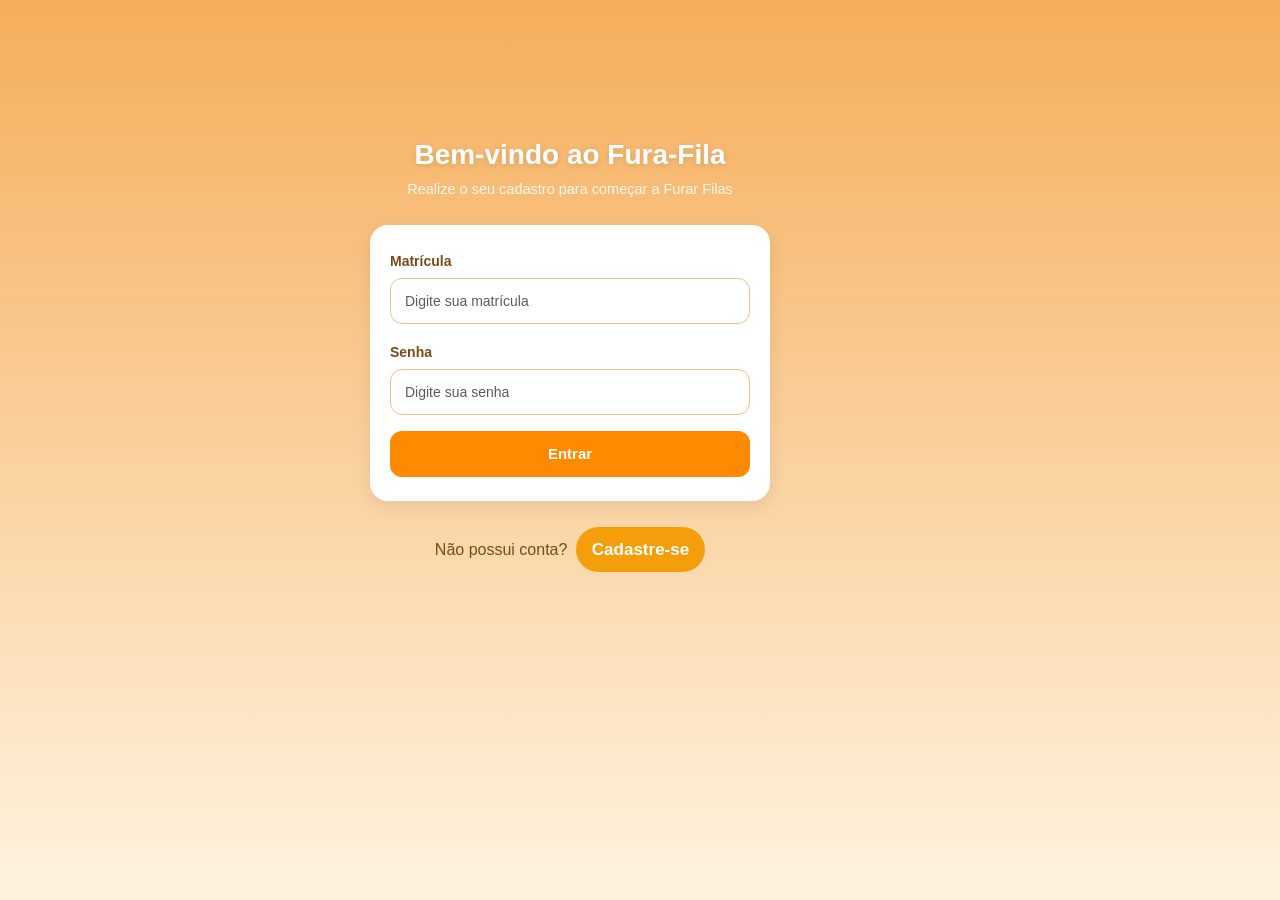
<file: index.html>
<!DOCTYPE html>
<html lang="pt-br">
<head>
    <meta charset="UTF-8">
    <meta name="viewport" content="width=device-width, initial-scale=1.0">
    <title>redirect</title>
</head>
<body>
    <script>
        window.location.href = "./public/index.html";
    </script>
</body>
</html>
</file>
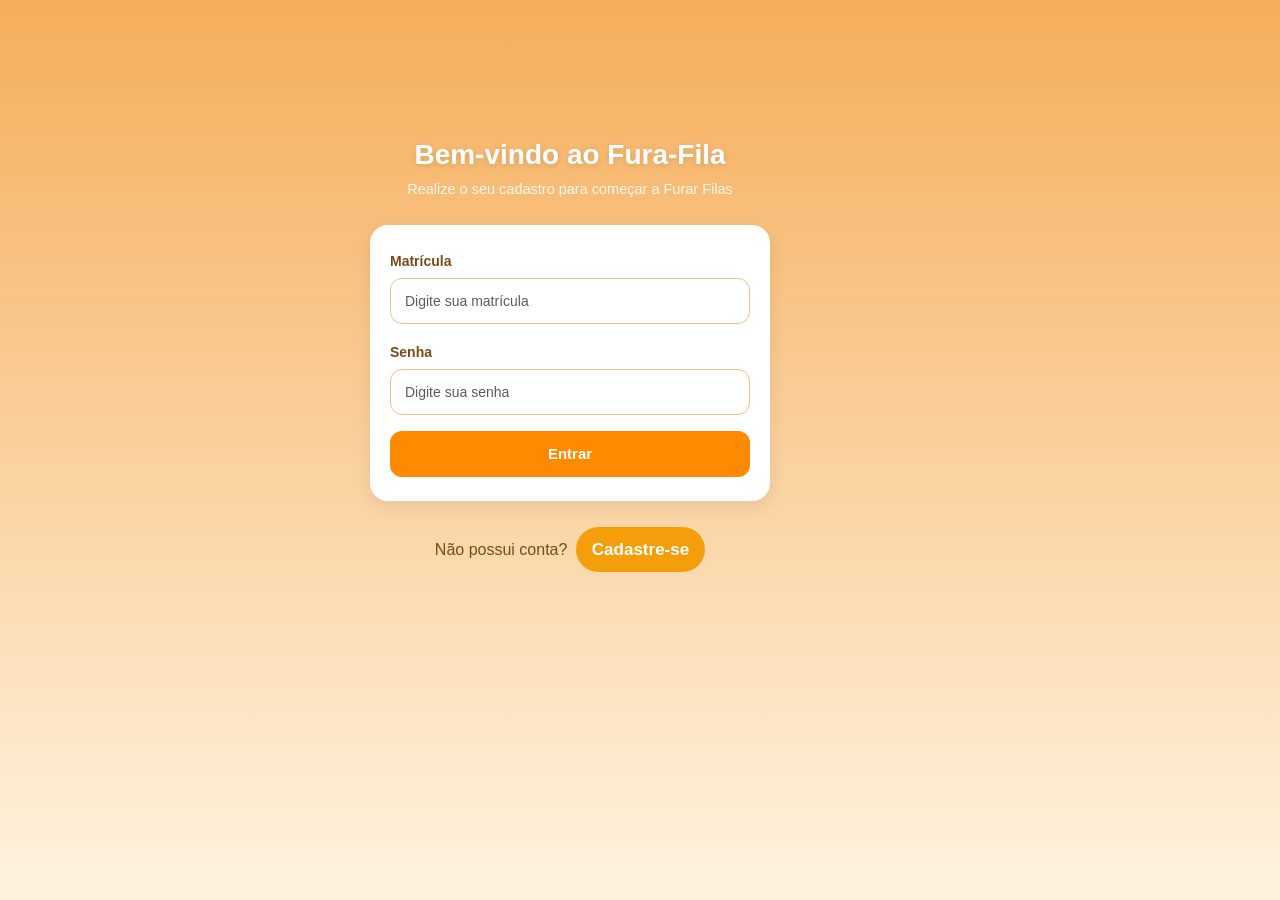
<file: main/index.html>
<!DOCTYPE html>
<html lang="pt-BR">

<head>
    <meta charset="UTF-8">
    <meta name="viewport" content="width=device-width, initial-scale=1.0">
    <title>Fura-Fila</title>

    <link href="https://cdn.jsdelivr.net/npm/bootstrap@5.3.3/dist/css/bootstrap.min.css" rel="stylesheet">
    <link rel="stylesheet" href="https://cdn.jsdelivr.net/npm/bootstrap-icons@1.11.3/font/bootstrap-icons.min.css">
    <link rel="stylesheet" href="./styles/main/nav-bar.css">
    <link rel="stylesheet" href="./styles/main/sections.css">
    <link rel="stylesheet" href="./styles/pages/cardapio.css">
    <link rel="stylesheet" href="./styles/pages/carrinho.css">
    <link rel="stylesheet" href="./styles/pages/two.css">
</head>

<body>
    <nav class="student-navbar">
        <div class="container-fluid px-2">
            <div class="student-info text-center">
                <div class="info-inline">
                    <span class="info-label">Aluno:</span>
                    <span class="info-value" id="student-name">Carregando...</span>
                    <span class="info-separator">|</span>
                    <span class="info-label">Matrícula:</span>
                    <span class="info-value" id="student-matricula">Carregando...</span>
                </div>
            </div>
        </div>

        <div class="student-menu d-flex justify-content-center align-items-center gap-2 mt-2">
            <a class="menu-btn" href="#" data-page="cardapio">
                <i class="bi bi-journal-text"></i>
                <span>Cardápio</span>
            </a>

            <a class="menu-btn" href="#" data-page="carrinho">
                <i class="bi bi-cart3"></i>
                <span>Carrinho</span>
            </a>

            <a class="menu-btn" href="#" data-page="pedidos">
                <i class="bi bi-bag-check"></i>
                <span>Pedidos</span>
            </a>

            <a class="menu-btn" href="#" onclick="sair()">
                <i class="bi bi-box-arrow-right"></i>
                <span>Sair</span>
            </a>
        </div>
    </nav>

    <main class="p-3 d-flex flex-column gap-3">
        <section id="cardapio" class="page-section">
            <div class="section-header">Cardápio</div>
            <hr>
            <div class="section-content cart-content overflow-y-auto">
                <div class="table-responsive">
                    <table class="table cart-table align-middle mb-0">
                        <thead>
                            <tr>
                                <th scope="col">Lanche</th>
                                <th scope="col" class="text-center">Disponível</th>
                                <th scope="col" class="text-center">Qtd</th>
                                <th scope="col" class="text-center">Valor</th>
                                <th scope="col" class="text-end">Total</th>
                            </tr>
                        </thead>
                        <tbody></tbody>
                    </table>
                </div>

                <div class="cardapio-acoes mt-3">
                    <button type="button" class="btn btn-primary w-100" id="btn-adicionar-cardapio">
                        Adicionar ao carrinho
                    </button>
                </div>
            </div>
        </section>

        <section id="carrinho" class="page-section">
            <div class="section-header">Carrinho</div>
            <hr>
            <div class="section-content cart-section overflow-y-auto">
                <div class="table-responsive">
                    <table class="table cart-table align-middle mb-0">
                        <thead>
                            <tr>
                                <th scope="col">Lanche</th>
                                <th scope="col" class="text-center">Qtd</th>
                                <th scope="col" class="text-center">Valor unit.</th>
                                <th scope="col" class="text-end">Subtotal</th>
                            </tr>
                        </thead>
                        <tbody></tbody>
                    </table>
                </div>

                <template id="pagamento-template">
                    <div class="pagamento-box mt-3">
                        <div class="pagamento-header">
                            <span class="pagamento-title">Pagamento</span>
                        </div>

                        <div class="pagamento-opcoes mt-3">
                            <label class="pagamento-opcao">
                                <input type="radio" name="forma_pagamento" value="Dinheiro" checked>
                                <span>Dinheiro</span>
                            </label>

                            <label class="pagamento-opcao">
                                <input type="radio" name="forma_pagamento" value="Pix">
                                <span>Pix</span>
                            </label>
                        </div>

                        <div class="carrinho-resumo mt-3">
                            <div class="resumo-linha">
                                <span>Total geral</span>
                                <strong id="total-geral-carrinho">R$ 0,00</strong>
                            </div>
                        </div>

                        <button type="button" class="btn btn-primary w-100 mt-3" id="btn-finalizar-pedido">
                            Finalizar pedido
                        </button>
                    </div>
                </template>

                <div id="pagamento-container"></div>
            </div>
        </section>

        <section id="pedidos" class="page-section">
            <div class="section-header">Pedidos</div>
            <hr>

            <div class="section-content pedidos-content">
                <div class="pedidos-list"></div>

                <div id="pedido-detalhe" class="pedido-detalhe mt-3" style="display: none;">
                    <div class="pedido-card">
                        <div class="pedido-main">
                            <span id="detalhe-id" class="pedido-id"></span>
                            <span id="detalhe-status" class="pedido-status"></span>
                        </div>

                        <div class="pedido-info">
                            <span id="detalhe-total" class="pedido-total"></span>
                        </div>
                    </div>

                    <div class="pedido-extra mt-2 p-3">
                        <p class="mb-1"><strong>Quantidade:</strong> <span id="detalhe-quantidade"></span></p>
                        <p class="mb-1"><strong>Pagamento:</strong> <span id="detalhe-pagamento"></span></p>
                        <p class="mb-0"><strong>Criado em:</strong> <span id="detalhe-data"></span></p>
                    </div>
                </div>
            </div>
        </section>

        <template id="ticket">
            <a href="#" class="pedido-card">
                <div class="pedido-main">
                    <span class="pedido-id"></span>
                    <span class="pedido-status"></span>
                </div>

                <div class="pedido-info">
                    <span class="pedido-total"></span>
                    <i class="bi bi-chevron-right"></i>
                </div>
            </a>
        </template>
    </main>

    <script src="https://cdn.jsdelivr.net/npm/bootstrap@5.3.3/dist/js/bootstrap.bundle.min.js"></script>

    <script src="./scripts/auth.js"></script>
    <script src="./scripts/api.js"></script>
    <script src="./scripts/render.js"></script>
    <script src="./scripts/nav.js"></script>
</body>

</html>
</file>
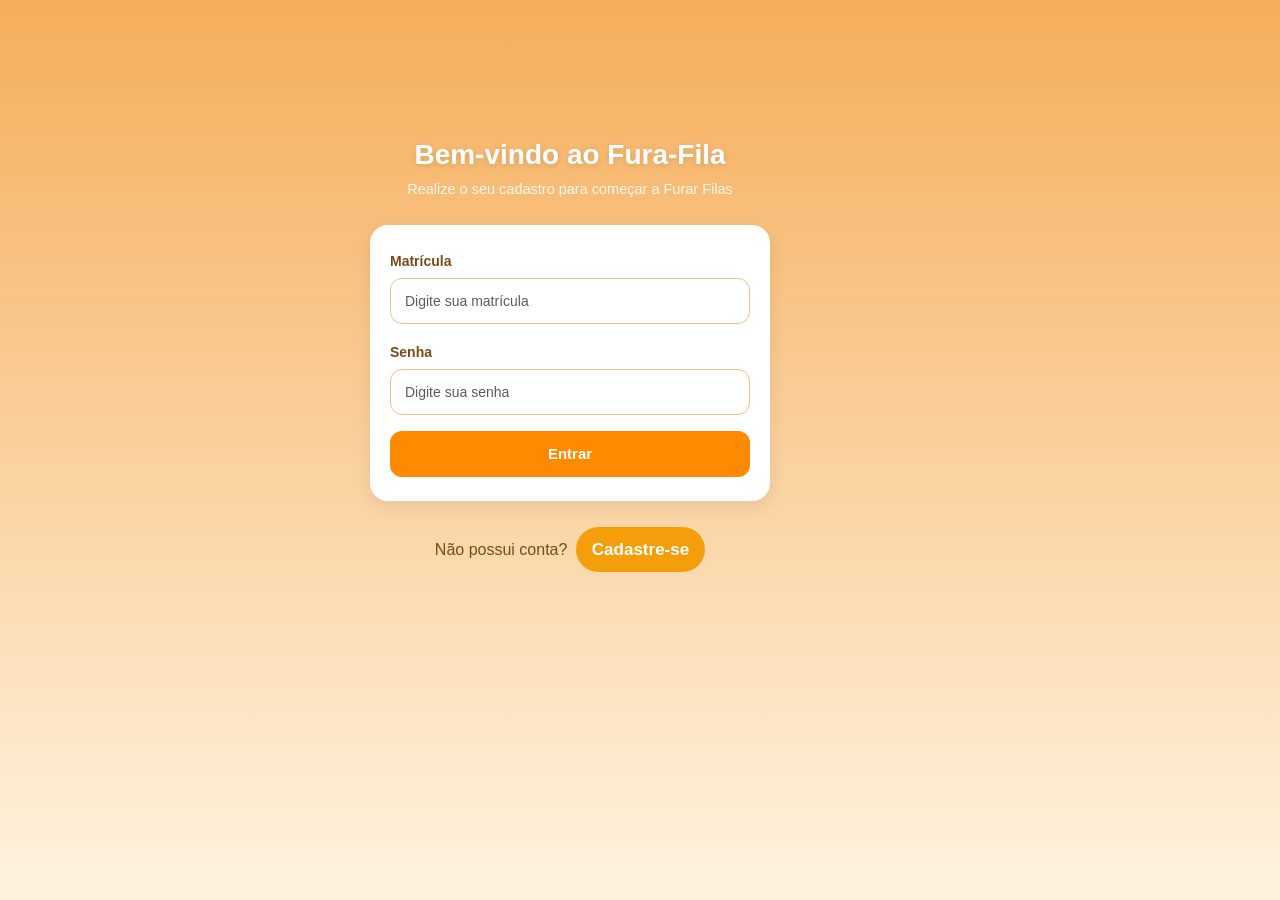
<file: public/index.html>
<!DOCTYPE html>
<html lang="pt-br">

<head>
    <meta charset="UTF-8">
    <meta name="viewport" content="width=device-width, initial-scale=1.0">

    <link href="https://cdn.jsdelivr.net/npm/bootstrap@5.3.3/dist/css/bootstrap.min.css" rel="stylesheet">
    <link rel="stylesheet" href="https://cdn.jsdelivr.net/npm/bootstrap-icons@1.11.3/font/bootstrap-icons.min.css">
    <link rel="stylesheet" href="./styles/main.css">

    <title>Login</title>
</head>

<body>

    <div class="container login-page d-flex flex-column justify-content-center align-items-center vh-100">
        <div class="login-box w-100">
            <div class="login-brand text-center mb-4">
                <h1 class="login-title mb-2">Bem-vindo ao Fura-Fila</h1>
                <p class="login-subtitle mb-0">Realize o seu cadastro para começar a Furar Filas</p>
            </div>

            <form class="login-form w-100">
                <div class="boxing mb-3">
                    <label for="matricula" class="form-label">Matrícula</label>
                    <input type="text" class="form-control" id="matricula" placeholder="Digite sua matrícula" required>
                </div>

                <div class="mb-3">
                    <label for="senha" class="form-label">Senha</label>
                    <br>
                    <input type="password" class="form-control" id="senha" placeholder="Digite sua senha" required>
                </div>

                <button type="submit" class="btn btn-primary w-100">Entrar</button>
            </form>

            <div class="register-link text-center mt-3">
                <span>Não possui conta?</span>
                <button type="button" class="register-link-button ms-1" onclick="cadastro()">
                    Cadastre-se
                </button>
            </div>
        </div>
    </div>

    <script src="https://cdn.jsdelivr.net/npm/bootstrap@5.3.3/dist/js/bootstrap.bundle.min.js"></script>
    <script>
        async function cadastro() {
            await new Promise(resolve => setTimeout(resolve, 400));
            window.location.href = 'https://6sixfrosty.github.io/Fura-fila/public/cadastro.html';
        }
    </script>
    <script src="./scripts/login.js"></script>
</body>

</html>
</file>
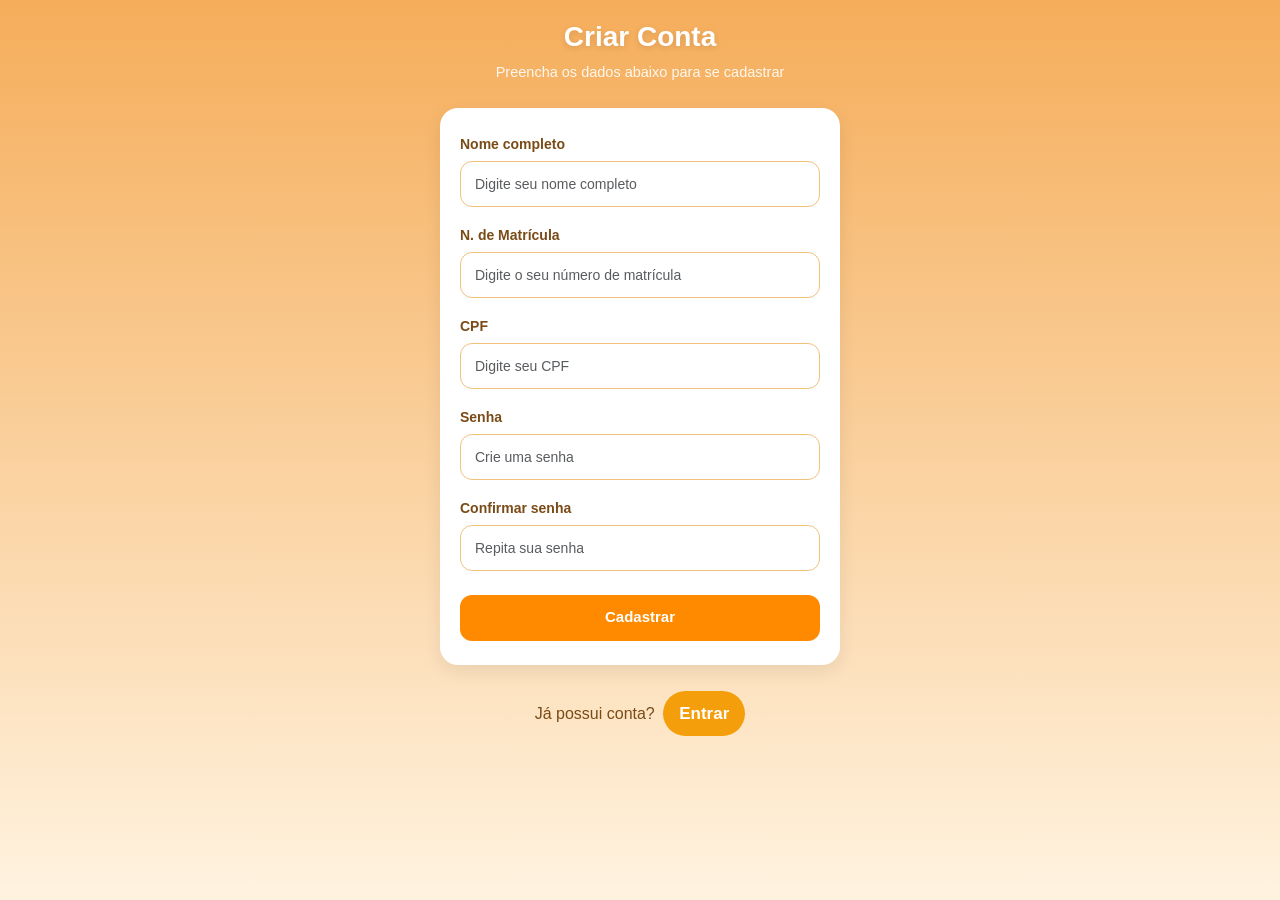
<file: public/cadastro.html>
<!DOCTYPE html>
<html lang="pt-br">

<head>
    <meta charset="UTF-8">
    <meta name="viewport" content="width=device-width, initial-scale=1.0">

    <link href="https://cdn.jsdelivr.net/npm/bootstrap@5.3.3/dist/css/bootstrap.min.css" rel="stylesheet">
    <link rel="stylesheet" href="https://cdn.jsdelivr.net/npm/bootstrap-icons@1.11.3/font/bootstrap-icons.min.css">
    <link rel="stylesheet" href="./styles/cadastro.css">

    <title>Cadastro</title>
</head>

<body>

    <div class="container cadastro-page d-flex flex-column justify-content-center align-items-center vh-100">
        <div class="cadastro-box w-100">
            <div class="cadastro-brand text-center mb-4">
                <h1 class="cadastro-title mb-2">Criar Conta</h1>
                <p class="cadastro-subtitle mb-0">Preencha os dados abaixo para se cadastrar</p>
            </div>

            <form class="cadastro-form w-100">
                <div class="mb-3">
                    <label for="nome" class="form-label">Nome completo</label>
                    <input type="text" class="form-control" id="nome" placeholder="Digite seu nome completo" required>
                </div>

                <div class="mb-3">
                    <label for="matricula" class="form-label">N. de Matrícula</label>
                    <input type="text" class="form-control" id="matricula" placeholder="Digite o seu número de matrícula" required>
                </div>

                <div class="mb-3">
                    <label for="matricula" class="form-label">CPF</label>
                    <input type="text" class="form-control" id="matricula" placeholder="Digite seu CPF" required>
                </div>
                
                <div class="mb-3">
                    <label for="senha" class="form-label">Senha</label>
                    <input type="password" class="form-control" id="senha" placeholder="Crie uma senha" required>
                </div>

                <div class="mb-4">
                    <label for="confirmar-senha" class="form-label">Confirmar senha</label>
                    <input type="password" class="form-control" id="confirmar-senha" placeholder="Repita sua senha"
                        required>
                </div>

                <button type="submit" class="btn btn-primary w-100">Cadastrar</button>
            </form>

            <div class="login-link text-center mt-3">
                <span>Já possui conta?</span>
                <button type="button" class="login-link-button ms-1" onclick="voltarLogin()">
                    Entrar
                </button>
            </div>
        </div>
    </div>

    <script src="https://cdn.jsdelivr.net/npm/bootstrap@5.3.3/dist/js/bootstrap.bundle.min.js"></script>
    <script>
        async function voltarLogin() {
            await new Promise(resolve => setTimeout(resolve, 300));
            window.location.href = './index.html';
        }
    </script>
    <script src="./scripts/cadastro.js"></script>
</body>

</html>
</file>
<file: main/styles/main/nav-bar.css>
body {
  margin: 0;
  min-height: 100vh;
  display: flex;
  flex-direction: column;
  height: 100vh;
}

main {
  background: #fff3e0;
  flex: 1;
}

.student-navbar {
  background: #ff8a00;
  padding: 10px 10px 12px;
  box-shadow: 0 2px 8px rgba(0, 0, 0, 0.06);
}
/*
  border-bottom-left-radius: 14px;
  border-bottom-right-radius: 14px;
*/

.student-info {
  color: #ffffff;
}

.info-inline {
  display: flex;
  justify-content: center;
  align-items: center;
  gap: 6px;
  line-height: 1.2;
  flex-wrap: wrap;
}

.info-label {
  font-size: 12px;
  font-weight: 800;
  text-transform: uppercase;
  letter-spacing: 0.3px;
  background: rgba(255, 255, 255, 0.18);
  padding: 2px 7px;
  border-radius: 999px;
}

.info-value {
  font-size: 14px;
  font-weight: 700;
}

.info-separator {
  font-size: 13px;
  font-weight: 700;
  opacity: 0.9;
}

.student-menu {
  flex-wrap: nowrap;
}

.menu-btn {
  width: 86px;
  min-height: 46px;
  background: #ffffff;
  border-radius: 12px;
  text-decoration: none;
  color: #444444;
  display: flex;
  flex-direction: column;
  align-items: center;
  justify-content: center;
  gap: 2px;
  font-size: 10px;
  font-weight: 700;
  box-shadow: 0 1px 6px rgba(0, 0, 0, 0.05);
  transition: 0.2s ease;
  padding: 4px 6px;
}

.menu-btn i {
  font-size: 15px;
  color: #ff8a00;
}

.menu-btn span {
  line-height: 1;
}

.menu-btn.active {
  background: #fff3e0;
  color: #ff8a00;
}

.menu-btn:hover {
  transform: translateY(-1px);
  color: #ff8a00;
}

@media (max-width: 360px) {
  .student-navbar {
    padding: 9px 8px 10px;
  }

  .info-inline {
    gap: 4px;
  }

  .info-label {
    font-size: 11px;
    padding: 2px 6px;
  }

  .info-value {
    font-size: 13px;
  }

  .info-separator {
    font-size: 12px;
  }

  .menu-btn {
    width: 78px;
    min-height: 42px;
    font-size: 9px;
    padding: 4px 5px;
  }

  .menu-btn i {
    font-size: 14px;
  }
}
</file>
<file: main/styles/main/sections.css>
.page-section {
  display: flex;
  flex-direction: column;
  gap: 12px;
  background: #ffffff;
  border-radius: 14px;
}

.section-header {
  text-align: center;
  color: #ff8a00;
  font-size: 22px;
  font-weight: 800;
  letter-spacing: 0.2px;
  margin-top: 14px;
  margin-bottom: 10px;
}

hr {
  width: 85%;
  margin: 12px auto;
  border: 0;
  border-top: 1px solid #eba337;
  margin-bottom: 12px;
}

.section-content {
  min-height: 450px;
  max-width: 450px;
}
</file>
<file: main/styles/pages/cardapio.css>
.cart-section {
  background: #ffffff;
  border-radius: 12px;
  padding: 12px;
  box-shadow: 0 1px 6px rgba(0, 0, 0, 0.05);
}

.cart-table {
  --bs-table-bg: transparent;
  margin: 0;
}

.cart-table thead th {
  background: #fff8ef;
  color: #ff8a00;
  font-size: 13px;
  font-weight: 800;
  padding: 10px 8px;
  border-bottom: 2px solid #ffd199;
}

.cart-table tbody td {
  color: #444444;
  font-size: 14px;
  font-weight: 600;
  padding: 12px 8px;
  border-bottom: 1px solid #f3dcc0;
}

.cart-table tbody tr:last-child td {
  border-bottom: 0;
}

.pagamento-box {
  background: #fff8ef;
  border: 1px solid #ffd199;
  border-radius: 14px;
  padding: 14px;
  box-shadow: 0 1px 5px rgba(0, 0, 0, 0.04);
}

.pagamento-header {
  display: flex;
  align-items: center;
  justify-content: space-between;
}

.pagamento-title {
  font-size: 16px;
  font-weight: 800;
  color: #ff8a00;
}

.pagamento-opcoes {
  display: flex;
  gap: 12px;
  flex-wrap: wrap;
}

.pagamento-opcao {
  display: flex;
  align-items: center;
  gap: 8px;
  background: #ffffff;
  border: 1px solid #ffd199;
  border-radius: 10px;
  padding: 10px 12px;
  font-size: 14px;
  font-weight: 600;
  color: #444444;
  cursor: pointer;
}

.pagamento-opcao input {
  accent-color: #ff8a00;
}

.carrinho-resumo {
  background: #ffffff;
  border: 1px solid #f3dcc0;
  border-radius: 10px;
  padding: 12px;
}

.resumo-linha {
  display: flex;
  align-items: center;
  justify-content: space-between;
  color: #444444;
  font-size: 15px;
  font-weight: 700;
}


@media (max-width: 768px) {
  .qty-btn {
    width: 33px;
    height: 33px;
    cursor: pointer;
    border-radius: 10px;
    border: none;
  }
}
</file>
<file: main/styles/pages/carrinho.css>
.cart-section {
  background: #ffffff;
  border-radius: 12px;
  padding: 12px;
  box-shadow: 0 1px 6px rgba(0, 0, 0, 0.05);
}

.cart-table {
  --bs-table-bg: transparent;
  margin: 0;
}

.cart-table thead th {
  background: #fff8ef;
  color: #ff8a00;
  font-size: 13px;
  font-weight: 800;
  padding: 10px 8px;
  border-bottom: 2px solid #ffd199;
}

.cart-table tbody td {
  color: #444444;
  font-size: 14px;
  font-weight: 600;
  padding: 12px 8px;
  border-bottom: 1px solid #f3dcc0;
}

.cart-table tbody tr:last-child td {
  border-bottom: 0;
}

.pagamento-box {
  background: #fff8ef;
  border: 1px solid #ffd199;
  border-radius: 14px;
  padding: 14px;
  box-shadow: 0 1px 5px rgba(0, 0, 0, 0.04);
}

.pagamento-header {
  display: flex;
  align-items: center;
  justify-content: space-between;
}

.pagamento-title {
  font-size: 16px;
  font-weight: 800;
  color: #ff8a00;
}

.pagamento-opcoes {
  display: flex;
  gap: 12px;
  flex-wrap: wrap;
}

.pagamento-opcao {
  display: flex;
  align-items: center;
  gap: 8px;
  background: #ffffff;
  border: 1px solid #ffd199;
  border-radius: 10px;
  padding: 10px 12px;
  font-size: 14px;
  font-weight: 600;
  color: #444444;
  cursor: pointer;
}

.pagamento-opcao input {
  accent-color: #ff8a00;
}

.carrinho-resumo {
  background: #ffffff;
  border: 1px solid #f3dcc0;
  border-radius: 10px;
  padding: 12px;
}

.resumo-linha {
  display: flex;
  align-items: center;
  justify-content: space-between;
  color: #444444;
  font-size: 15px;
  font-weight: 700;
}

.cardapio-acoes {
  padding-top: 12px;
}
</file>
<file: main/styles/pages/two.css>
.pedidos-content {
  padding: 10px 12px;
}

.pedidos-list {
  display: flex;
  flex-direction: column;
  gap: 10px;
}

.pedido-card {
  background: #fff8ef;
  border: 1px solid #ffd199;
  border-radius: 12px;
  padding: 12px 14px;
  text-decoration: none;
  display: flex;
  align-items: center;
  justify-content: space-between;
  gap: 12px;
  box-shadow: 0 1px 5px rgba(0, 0, 0, 0.04);
  transition: 0.2s ease;
}

.pedido-card:hover {
  transform: translateY(-1px);
  background: #fff4e5;
}

.pedido-main {
  display: flex;
  flex-direction: column;
  gap: 3px;
}

.pedido-id {
  font-size: 15px;
  font-weight: 800;
  color: #ff8a00;
  line-height: 1.1;
}

.pedido-status {
  font-size: 12px;
  font-weight: 600;
  color: #666666;
  line-height: 1.2;
}

.pedido-info {
  display: flex;
  align-items: center;
  gap: 8px;
  flex-shrink: 0;
}

.pedido-total {
  font-size: 14px;
  font-weight: 700;
  color: #444444;
}

.pedido-info i {
  font-size: 14px;
  color: #ff8a00;
}
</file>
<file: public/styles/main.css>
body {
  margin: 0;
  min-height: 100vh;
  display: flex;
  position: relative;
  flex-direction: column;
  background: linear-gradient(180deg, #f5ad5a 0%, #fff3e0 100%);
  font-family: Arial, sans-serif;
}

.login-page {
  padding: 24px;
  top: -100px;
  position: absolute;
}

.login-box {
  width: 100%;
  max-width: 400px;
}

.login-title {
  color: #ffffff;
  font-size: 28px;
  font-weight: 800;
  text-align: center;
  text-shadow: 0 2px 6px rgba(0, 0, 0, 0.12);
}

.login-subtitle {
  color: #fff7ed;
  font-size: 14.5px;
  font-weight: 500;
}

.login-form {
  background: #ffffff;
  padding: 24px 20px;
  border-radius: 18px;
  box-shadow: 0 6px 18px rgba(0, 0, 0, 0.08);
}

.form-label {
  color: #7a4b16;
  font-size: 14px;
  font-weight: 700;
  margin-bottom: 6px;
}

.form-control {
  height: 46px;
  border: 1px solid #f1c27d;
  border-radius: 12px;
  font-size: 14px;
  padding: 0 14px;
  box-shadow: none;
}

.form-control:focus {
  border-color: #f59e0b;
  box-shadow: 0 0 0 0.2rem rgba(245, 158, 11, 0.18);
}

.btn-primary {
  height: 46px;
  border: 0;
  border-radius: 12px;
  background: #ff8a00;
  font-size: 15px;
  font-weight: 700;
}

.btn-primary:hover,
.btn-primary:focus {
  background: #f57c00;
}

.register-link {
  color: #7a4b16;
  font-size: 16px;
  font-weight: 500;
  position: relative;
  bottom: -10px;
}

.register-link-button {
  color: #ffffff;
  font-weight: 700;
  user-select: none;
  margin-left: 4px;
  font-size: 17px;
  background-color: #f59e0b;
  padding: 10px 16px;
  border-radius: 30px;
  border: none;
  cursor: pointer;
  transition: transform 0.1s, background-color 0.2s;
}

.register-link-button:active{
  transform: scale(0.93);
  background-color: #d97706;
}


.register-link a:hover {
  text-decoration: underline;
}

.boxing {
    margin-bottom: 20px;
}
</file>
<file: public/styles/cadastro.css>
body {
  margin: 0;
  min-height: 100vh;
  display: flex;
  position: relative;
  flex-direction: column;
  background: linear-gradient(180deg, #f5ad5a 0%, #fff3e0 100%);
  font-family: Arial, sans-serif;
  
}

.cadastro-page {
  padding: 24px;
  position: relative;
  margin-top: -6%;
}

.cadastro-box {
  width: 100%;
  max-width: 400px;
}

.cadastro-title {
  color: #ffffff;
  font-size: 28px;
  font-weight: 800;
  text-align: center;
  text-shadow: 0 2px 6px rgba(0, 0, 0, 0.12);
}

.cadastro-subtitle {
  color: #fff7ed;
  font-size: 14.5px;
  font-weight: 500;
}

.cadastro-form {
  background: #ffffff;
  padding: 24px 20px;
  border-radius: 18px;
  box-shadow: 0 6px 18px rgba(0, 0, 0, 0.08);
}

.form-label {
  color: #7a4b16;
  font-size: 14px;
  font-weight: 700;
  margin-bottom: 6px;
}

.form-control {
  height: 46px;
  border: 1px solid #f1c27d;
  border-radius: 12px;
  font-size: 14px;
  padding: 0 14px;
  box-shadow: none;
}

.form-control:focus {
  border-color: #f59e0b;
  box-shadow: 0 0 0 0.2rem rgba(245, 158, 11, 0.18);
}

.btn-primary {
  height: 46px;
  border: 0;
  border-radius: 12px;
  background: #ff8a00;
  font-size: 15px;
  font-weight: 700;
}

.btn-primary:hover,
.btn-primary:focus {
  background: #f57c00;
}

.login-link {
  color: #7a4b16;
  font-size: 16px;
  font-weight: 500;
  position: relative;
  bottom: -10px;
}

.login-link-button {
  color: #ffffff;
  font-weight: 700;
  user-select: none;
  margin-left: 4px;
  font-size: 17px;
  background-color: #f59e0b;
  padding: 10px 16px;
  border-radius: 30px;
  border: none;
  cursor: pointer;
  transition: transform 0.1s, background-color 0.2s;
}

.login-link-button:active {
  transform: scale(0.93);
  background-color: #d97706;
}
</file>
